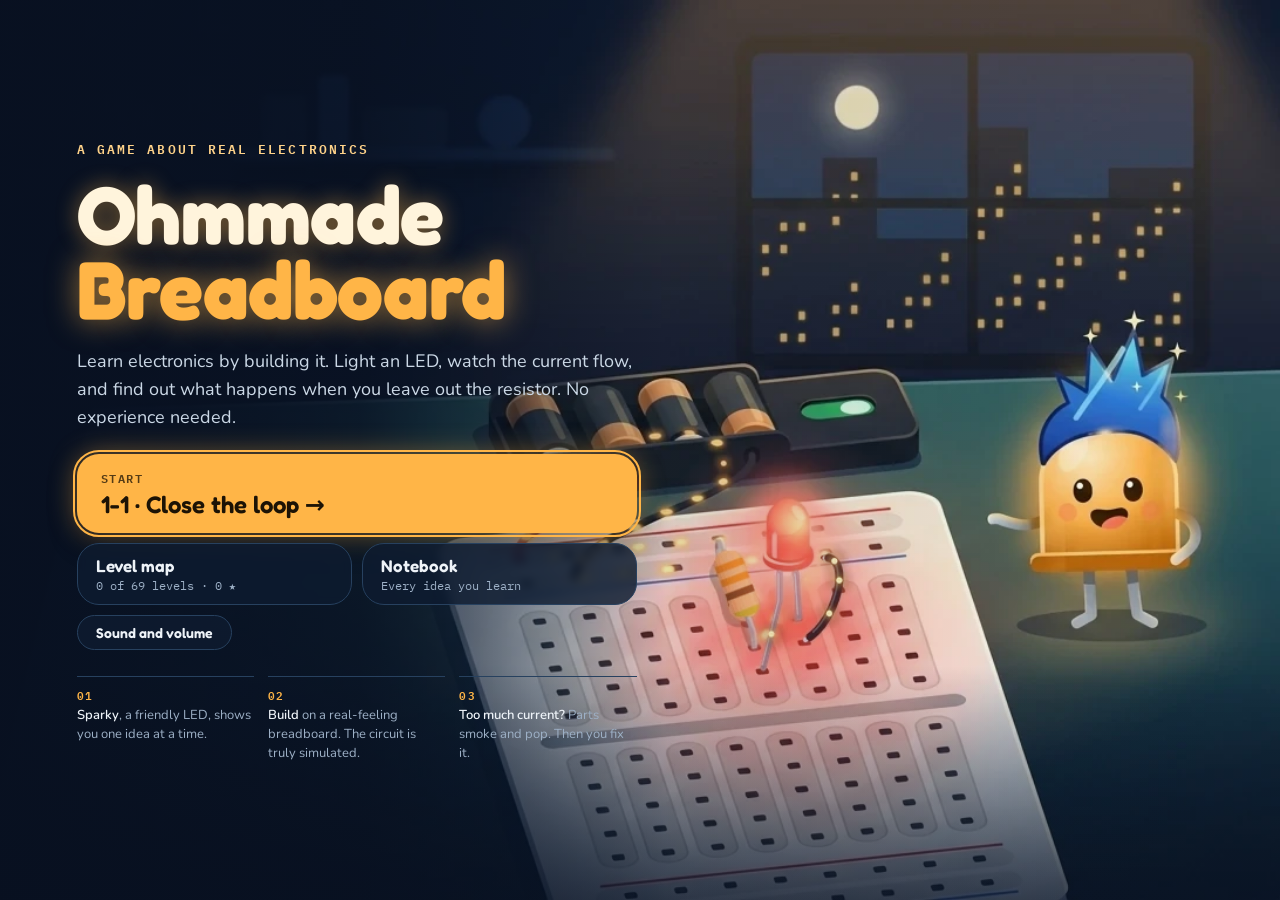
<file: index.html>
<!doctype html>
<html lang="en">
<head>
<meta charset="utf-8">
<meta name="viewport" content="width=device-width, initial-scale=1, viewport-fit=cover">
<title>Breadboard Game · Ohmmade Breadboard</title>
<link rel="stylesheet" href="fonts/fonts.css?v=d6131645">
<link rel="stylesheet" href="game/game.css?v=d7a9be92">
</head>
<body>
<div class="app" id="app">
  <main class="stage" id="stage">
    <h1 class="sr-only">Ohmmade Breadboard</h1>
    <svg id="canvas" role="application" tabindex="0" aria-label="Breadboard. With the keyboard: arrow keys move the cursor from hole to hole, Enter picks up or puts down, Escape cancels. The Keys card in the menu lists all keys."></svg>
    <div class="tooltip" id="tooltip" hidden></div>
    <div class="banner" id="banner" hidden role="alert"></div>
    <div class="toast" id="toast" hidden></div>
    <div class="lv" id="lv" hidden>
      <section class="objective" id="objective" aria-live="polite"></section>
      <aside class="ladder" id="ladder" hidden aria-label="Voltage staircase: each strip's voltage against the − rail, drawn as a height"><p class="ld-title">Voltage staircase</p><svg aria-hidden="true"></svg><p class="ld-note"></p></aside>
      <aside class="ladder capview" id="capview" hidden aria-label="Inside the capacitor: the charge on its two plates, and the current in its legs"><p class="ld-title">Inside the capacitor</p><svg aria-hidden="true"></svg><p class="ld-note"></p></aside>
      <div class="mentor-avatar" id="mentor-avatar" aria-hidden="true"></div>
      <div class="mentor" id="mentor">
        <div class="mentor-body"><p class="mentor-name">Sparky</p><p class="mentor-text" id="mentor-text" aria-hidden="true"></p><p class="sr-only" id="mentor-sr" aria-live="polite"></p><p class="sr-only" id="kb-sr" aria-live="polite"></p><p class="aside" id="mentor-aside" role="status" hidden></p><div class="mentor-act" id="mentor-act"></div></div>
      </div>
      <div class="topctl" role="toolbar" aria-label="Level">
        <button type="button" id="lv-voice" aria-pressed="true" title="Sparky's voice on or off">Voice</button>
        <button type="button" id="lv-zout" title="Zoom out (−)" aria-label="Zoom out">−</button>
        <button type="button" id="lv-zin" title="Zoom in (+)" aria-label="Zoom in">+</button>
        <button type="button" id="lv-fit" title="Show the whole level (F)">Fit</button>
        <button type="button" id="lv-undo" title="Undo (Ctrl+Z)">Undo</button>
        <button type="button" id="lv-notebook" title="Your Notebook: every idea so far">Notebook</button>
        <button type="button" id="lv-pause" title="Menu (Esc)">Menu</button>
      </div>
      <div class="hotbar" id="hotbar" aria-label="Parts tray"><p class="hb-label">Parts tray</p><ul id="hotbar-list"></ul><p class="hb-tip">Drag a part onto the board. To take one off, drag it back here.</p><p class="hb-drop" aria-hidden="true">Drop here to take it off the board</p></div>
      <div class="partcard" id="partcard" hidden></div>
    </div>
    <div class="errbar" id="errbar" hidden role="alert"><strong>Something went wrong.</strong> The game keeps running. Please copy this text and send it to me:<code></code><button type="button" class="btn" onclick="this.parentNode.hidden=true">Close</button></div>
  </main>

  <div class="title-screen" id="title-screen" hidden></div>
  <div class="screen" id="levelmap" hidden></div>
  <div class="screen modal" id="complete" hidden></div>
  <div class="screen modal" id="pause" hidden></div>
  <div class="screen" id="notebook" hidden></div>

  <div class="narrow-note">This game needs a desktop screen (at least 900 px wide).</div>
</div>

<script src="bb-shared.js?v=3d70d588"></script>
<script src="game/linalg.js?v=e6dfb584"></script>
<script src="game/engine.js?v=9cb1ed39"></script>
<script src="game/devices.js?v=683e5672"></script>
<script src="game/damage.js?v=f6678a02"></script>
<script src="game/parts.js?v=c56e5ba1"></script>
<script src="game/arduino.js?v=bce6c8dc"></script>
<script src="game/sim.js?v=5b5951e6"></script>
<script src="game/doc.js?v=0d91864a"></script>
<script src="game/store.js?v=4ce8148f"></script>
<script src="game/concepts.js?v=0c979fe3"></script>
<script src="game/rules.js?v=83aa5da4"></script>
<script src="game/art/manifest.js?v=4aa9e66e"></script>
<script src="game/art.js?v=44ef9f61"></script>
<script src="game/render.js?v=42c8c2bd"></script>
<script src="game/flow.js?v=f4fcbcf1"></script>
<script src="game/sounds.js?v=29224b14" data-music="game/music.js?v=732f9609" async></script>
<script src="game/effects.js?v=468ba0a4"></script>
<script src="game/hud.js?v=8049b77d"></script>
<script src="game/input.js?v=2689df84"></script>
<script src="game/goals.js?v=d900b197"></script>
<script src="game/coach.js?v=ef2f98fc"></script>
<script src="game/levels/ch1.js?v=4ac6268a"></script>
<script src="game/levels/ch2.js?v=bf062ceb"></script>
<script src="game/levels/ch3.js?v=d3ffc3f9"></script>
<script src="game/levels/ch4.js?v=3074d677"></script>
<script src="game/levels/ch5.js?v=f6abceb5"></script>
<script src="game/levels/ch6.js?v=c89f5008"></script>
<script src="game/levels/ch7.js?v=61153577"></script>
<script src="game/levels/ch8.js?v=760c2050"></script>
<script src="game/levels/ch9.js?v=5b36b795"></script>
<script src="game/levels/ch10.js?v=8895b3e9"></script>
<script src="game/levels/ch11.js?v=449c2bdd"></script>
<script src="game/ladder.js?v=8fe9c839"></script>
<script src="game/capview.js?v=e3250f4f"></script>
<script src="game/coachui.js?v=fa5c8774"></script>
<script src="game/notebook-art.js?v=8f28c8de"></script>
<script src="game/levelmap.js?v=4b4f191e"></script>
<script src="game/title-art.js?v=68832f64"></script>
<script src="game/title.js?v=2254926f"></script>
<script src="game/main.js?v=e14c607b"></script>
</body>
</html>
</file>
<file: fonts/fonts.css>
/* Self-hosted Google Fonts (SIL Open Font License 1.1). */
/* latin-ext */
@font-face {
  font-family: 'Chakra Petch';
  font-style: normal;
  font-weight: 500;
  font-display: swap;
  src: url(ChakraPetch-500-latin-ext.woff2) format('woff2');
  unicode-range: U+0100-02BA, U+02BD-02C5, U+02C7-02CC, U+02CE-02D7, U+02DD-02FF, U+0304, U+0308, U+0329, U+1D00-1DBF, U+1E00-1E9F, U+1EF2-1EFF, U+2020, U+20A0-20AB, U+20AD-20C4, U+2113, U+2C60-2C7F, U+A720-A7FF;
}
/* latin */
@font-face {
  font-family: 'Chakra Petch';
  font-style: normal;
  font-weight: 500;
  font-display: swap;
  src: url(ChakraPetch-500-latin.woff2) format('woff2');
  unicode-range: U+0000-00FF, U+0131, U+0152-0153, U+02BB-02BC, U+02C6, U+02DA, U+02DC, U+0304, U+0308, U+0329, U+2000-206F, U+20AC, U+2122, U+2191, U+2193, U+2212, U+2215, U+FEFF, U+FFFD;
}
/* latin-ext */
@font-face {
  font-family: 'Chakra Petch';
  font-style: normal;
  font-weight: 600;
  font-display: swap;
  src: url(ChakraPetch-600-latin-ext.woff2) format('woff2');
  unicode-range: U+0100-02BA, U+02BD-02C5, U+02C7-02CC, U+02CE-02D7, U+02DD-02FF, U+0304, U+0308, U+0329, U+1D00-1DBF, U+1E00-1E9F, U+1EF2-1EFF, U+2020, U+20A0-20AB, U+20AD-20C4, U+2113, U+2C60-2C7F, U+A720-A7FF;
}
/* latin */
@font-face {
  font-family: 'Chakra Petch';
  font-style: normal;
  font-weight: 600;
  font-display: swap;
  src: url(ChakraPetch-600-latin.woff2) format('woff2');
  unicode-range: U+0000-00FF, U+0131, U+0152-0153, U+02BB-02BC, U+02C6, U+02DA, U+02DC, U+0304, U+0308, U+0329, U+2000-206F, U+20AC, U+2122, U+2191, U+2193, U+2212, U+2215, U+FEFF, U+FFFD;
}
/* latin-ext */
@font-face {
  font-family: 'IBM Plex Mono';
  font-style: normal;
  font-weight: 400;
  font-display: swap;
  src: url(IBMPlexMono-400-latin-ext.woff2) format('woff2');
  unicode-range: U+0100-02BA, U+02BD-02C5, U+02C7-02CC, U+02CE-02D7, U+02DD-02FF, U+0304, U+0308, U+0329, U+1D00-1DBF, U+1E00-1E9F, U+1EF2-1EFF, U+2020, U+20A0-20AB, U+20AD-20C4, U+2113, U+2C60-2C7F, U+A720-A7FF;
}
/* latin */
@font-face {
  font-family: 'IBM Plex Mono';
  font-style: normal;
  font-weight: 400;
  font-display: swap;
  src: url(IBMPlexMono-400-latin.woff2) format('woff2');
  unicode-range: U+0000-00FF, U+0131, U+0152-0153, U+02BB-02BC, U+02C6, U+02DA, U+02DC, U+0304, U+0308, U+0329, U+2000-206F, U+20AC, U+2122, U+2191, U+2193, U+2212, U+2215, U+FEFF, U+FFFD;
}
/* latin-ext */
@font-face {
  font-family: 'IBM Plex Mono';
  font-style: normal;
  font-weight: 500;
  font-display: swap;
  src: url(IBMPlexMono-500-latin-ext.woff2) format('woff2');
  unicode-range: U+0100-02BA, U+02BD-02C5, U+02C7-02CC, U+02CE-02D7, U+02DD-02FF, U+0304, U+0308, U+0329, U+1D00-1DBF, U+1E00-1E9F, U+1EF2-1EFF, U+2020, U+20A0-20AB, U+20AD-20C4, U+2113, U+2C60-2C7F, U+A720-A7FF;
}
/* latin */
@font-face {
  font-family: 'IBM Plex Mono';
  font-style: normal;
  font-weight: 500;
  font-display: swap;
  src: url(IBMPlexMono-500-latin.woff2) format('woff2');
  unicode-range: U+0000-00FF, U+0131, U+0152-0153, U+02BB-02BC, U+02C6, U+02DA, U+02DC, U+0304, U+0308, U+0329, U+2000-206F, U+20AC, U+2122, U+2191, U+2193, U+2212, U+2215, U+FEFF, U+FFFD;
}
/* latin-ext */
@font-face {
  font-family: 'IBM Plex Mono';
  font-style: normal;
  font-weight: 600;
  font-display: swap;
  src: url(IBMPlexMono-600-latin-ext.woff2) format('woff2');
  unicode-range: U+0100-02BA, U+02BD-02C5, U+02C7-02CC, U+02CE-02D7, U+02DD-02FF, U+0304, U+0308, U+0329, U+1D00-1DBF, U+1E00-1E9F, U+1EF2-1EFF, U+2020, U+20A0-20AB, U+20AD-20C4, U+2113, U+2C60-2C7F, U+A720-A7FF;
}
/* latin */
@font-face {
  font-family: 'IBM Plex Mono';
  font-style: normal;
  font-weight: 600;
  font-display: swap;
  src: url(IBMPlexMono-600-latin.woff2) format('woff2');
  unicode-range: U+0000-00FF, U+0131, U+0152-0153, U+02BB-02BC, U+02C6, U+02DA, U+02DC, U+0304, U+0308, U+0329, U+2000-206F, U+20AC, U+2122, U+2191, U+2193, U+2212, U+2215, U+FEFF, U+FFFD;
}
/* greek */
@font-face {
  font-family: 'IBM Plex Sans';
  font-style: normal;
  font-weight: 400;
  font-stretch: 100%;
  font-display: swap;
  src: url(IBMPlexSans-400-greek.woff2) format('woff2');
  unicode-range: U+0370-0377, U+037A-037F, U+0384-038A, U+038C, U+038E-03A1, U+03A3-03FF;
}
/* latin-ext */
@font-face {
  font-family: 'IBM Plex Sans';
  font-style: normal;
  font-weight: 400;
  font-stretch: 100%;
  font-display: swap;
  src: url(IBMPlexSans-400-latin-ext.woff2) format('woff2');
  unicode-range: U+0100-02BA, U+02BD-02C5, U+02C7-02CC, U+02CE-02D7, U+02DD-02FF, U+0304, U+0308, U+0329, U+1D00-1DBF, U+1E00-1E9F, U+1EF2-1EFF, U+2020, U+20A0-20AB, U+20AD-20C4, U+2113, U+2C60-2C7F, U+A720-A7FF;
}
/* latin */
@font-face {
  font-family: 'IBM Plex Sans';
  font-style: normal;
  font-weight: 400;
  font-stretch: 100%;
  font-display: swap;
  src: url(IBMPlexSans-400-latin.woff2) format('woff2');
  unicode-range: U+0000-00FF, U+0131, U+0152-0153, U+02BB-02BC, U+02C6, U+02DA, U+02DC, U+0304, U+0308, U+0329, U+2000-206F, U+20AC, U+2122, U+2191, U+2193, U+2212, U+2215, U+FEFF, U+FFFD;
}
/* greek */
@font-face {
  font-family: 'IBM Plex Sans';
  font-style: normal;
  font-weight: 600;
  font-stretch: 100%;
  font-display: swap;
  src: url(IBMPlexSans-600-greek.woff2) format('woff2');
  unicode-range: U+0370-0377, U+037A-037F, U+0384-038A, U+038C, U+038E-03A1, U+03A3-03FF;
}
/* latin-ext */
@font-face {
  font-family: 'IBM Plex Sans';
  font-style: normal;
  font-weight: 600;
  font-stretch: 100%;
  font-display: swap;
  src: url(IBMPlexSans-600-latin-ext.woff2) format('woff2');
  unicode-range: U+0100-02BA, U+02BD-02C5, U+02C7-02CC, U+02CE-02D7, U+02DD-02FF, U+0304, U+0308, U+0329, U+1D00-1DBF, U+1E00-1E9F, U+1EF2-1EFF, U+2020, U+20A0-20AB, U+20AD-20C4, U+2113, U+2C60-2C7F, U+A720-A7FF;
}
/* latin */
@font-face {
  font-family: 'IBM Plex Sans';
  font-style: normal;
  font-weight: 600;
  font-stretch: 100%;
  font-display: swap;
  src: url(IBMPlexSans-600-latin.woff2) format('woff2');
  unicode-range: U+0000-00FF, U+0131, U+0152-0153, U+02BB-02BC, U+02C6, U+02DA, U+02DC, U+0304, U+0308, U+0329, U+2000-206F, U+20AC, U+2122, U+2191, U+2193, U+2212, U+2215, U+FEFF, U+FFFD;
}

/* Art style 1 (2026-10-14): Fredoka (titles, buttons), Nunito (text); the Notebook's handwriting: Caveat, Patrick Hand. */
/* latin-ext */
@font-face {
  font-family: 'Caveat';
  font-style: normal;
  font-weight: 600;
  font-display: swap;
  src: url(Caveat-600-latin-ext.woff2) format('woff2');
  unicode-range: U+0100-02BA, U+02BD-02C5, U+02C7-02CC, U+02CE-02D7, U+02DD-02FF, U+0304, U+0308, U+0329, U+1D00-1DBF, U+1E00-1E9F, U+1EF2-1EFF, U+2020, U+20A0-20AB, U+20AD-20C4, U+2113, U+2C60-2C7F, U+A720-A7FF;
}
/* latin */
@font-face {
  font-family: 'Caveat';
  font-style: normal;
  font-weight: 600;
  font-display: swap;
  src: url(Caveat-600-latin.woff2) format('woff2');
  unicode-range: U+0000-00FF, U+0131, U+0152-0153, U+02BB-02BC, U+02C6, U+02DA, U+02DC, U+0304, U+0308, U+0329, U+2000-206F, U+20AC, U+2122, U+2191, U+2193, U+2212, U+2215, U+FEFF, U+FFFD;
}
/* latin-ext */
@font-face {
  font-family: 'Caveat';
  font-style: normal;
  font-weight: 700;
  font-display: swap;
  src: url(Caveat-600-latin-ext.woff2) format('woff2');
  unicode-range: U+0100-02BA, U+02BD-02C5, U+02C7-02CC, U+02CE-02D7, U+02DD-02FF, U+0304, U+0308, U+0329, U+1D00-1DBF, U+1E00-1E9F, U+1EF2-1EFF, U+2020, U+20A0-20AB, U+20AD-20C4, U+2113, U+2C60-2C7F, U+A720-A7FF;
}
/* latin */
@font-face {
  font-family: 'Caveat';
  font-style: normal;
  font-weight: 700;
  font-display: swap;
  src: url(Caveat-600-latin.woff2) format('woff2');
  unicode-range: U+0000-00FF, U+0131, U+0152-0153, U+02BB-02BC, U+02C6, U+02DA, U+02DC, U+0304, U+0308, U+0329, U+2000-206F, U+20AC, U+2122, U+2191, U+2193, U+2212, U+2215, U+FEFF, U+FFFD;
}
/* latin-ext */
@font-face {
  font-family: 'Fredoka';
  font-style: normal;
  font-weight: 500;
  font-stretch: 100%;
  font-display: swap;
  src: url(Fredoka-500-latin-ext.woff2) format('woff2');
  unicode-range: U+0100-02BA, U+02BD-02C5, U+02C7-02CC, U+02CE-02D7, U+02DD-02FF, U+0304, U+0308, U+0329, U+1D00-1DBF, U+1E00-1E9F, U+1EF2-1EFF, U+2020, U+20A0-20AB, U+20AD-20C4, U+2113, U+2C60-2C7F, U+A720-A7FF;
}
/* latin */
@font-face {
  font-family: 'Fredoka';
  font-style: normal;
  font-weight: 500;
  font-stretch: 100%;
  font-display: swap;
  src: url(Fredoka-500-latin.woff2) format('woff2');
  unicode-range: U+0000-00FF, U+0131, U+0152-0153, U+02BB-02BC, U+02C6, U+02DA, U+02DC, U+0304, U+0308, U+0329, U+2000-206F, U+20AC, U+2122, U+2191, U+2193, U+2212, U+2215, U+FEFF, U+FFFD;
}
/* latin-ext */
@font-face {
  font-family: 'Fredoka';
  font-style: normal;
  font-weight: 600;
  font-stretch: 100%;
  font-display: swap;
  src: url(Fredoka-500-latin-ext.woff2) format('woff2');
  unicode-range: U+0100-02BA, U+02BD-02C5, U+02C7-02CC, U+02CE-02D7, U+02DD-02FF, U+0304, U+0308, U+0329, U+1D00-1DBF, U+1E00-1E9F, U+1EF2-1EFF, U+2020, U+20A0-20AB, U+20AD-20C4, U+2113, U+2C60-2C7F, U+A720-A7FF;
}
/* latin */
@font-face {
  font-family: 'Fredoka';
  font-style: normal;
  font-weight: 600;
  font-stretch: 100%;
  font-display: swap;
  src: url(Fredoka-500-latin.woff2) format('woff2');
  unicode-range: U+0000-00FF, U+0131, U+0152-0153, U+02BB-02BC, U+02C6, U+02DA, U+02DC, U+0304, U+0308, U+0329, U+2000-206F, U+20AC, U+2122, U+2191, U+2193, U+2212, U+2215, U+FEFF, U+FFFD;
}
/* latin-ext */
@font-face {
  font-family: 'Fredoka';
  font-style: normal;
  font-weight: 700;
  font-stretch: 100%;
  font-display: swap;
  src: url(Fredoka-500-latin-ext.woff2) format('woff2');
  unicode-range: U+0100-02BA, U+02BD-02C5, U+02C7-02CC, U+02CE-02D7, U+02DD-02FF, U+0304, U+0308, U+0329, U+1D00-1DBF, U+1E00-1E9F, U+1EF2-1EFF, U+2020, U+20A0-20AB, U+20AD-20C4, U+2113, U+2C60-2C7F, U+A720-A7FF;
}
/* latin */
@font-face {
  font-family: 'Fredoka';
  font-style: normal;
  font-weight: 700;
  font-stretch: 100%;
  font-display: swap;
  src: url(Fredoka-500-latin.woff2) format('woff2');
  unicode-range: U+0000-00FF, U+0131, U+0152-0153, U+02BB-02BC, U+02C6, U+02DA, U+02DC, U+0304, U+0308, U+0329, U+2000-206F, U+20AC, U+2122, U+2191, U+2193, U+2212, U+2215, U+FEFF, U+FFFD;
}
/* latin-ext */
@font-face {
  font-family: 'Nunito';
  font-style: normal;
  font-weight: 400;
  font-display: swap;
  src: url(Nunito-400-latin-ext.woff2) format('woff2');
  unicode-range: U+0100-02BA, U+02BD-02C5, U+02C7-02CC, U+02CE-02D7, U+02DD-02FF, U+0304, U+0308, U+0329, U+1D00-1DBF, U+1E00-1E9F, U+1EF2-1EFF, U+2020, U+20A0-20AB, U+20AD-20C4, U+2113, U+2C60-2C7F, U+A720-A7FF;
}
/* latin */
@font-face {
  font-family: 'Nunito';
  font-style: normal;
  font-weight: 400;
  font-display: swap;
  src: url(Nunito-400-latin.woff2) format('woff2');
  unicode-range: U+0000-00FF, U+0131, U+0152-0153, U+02BB-02BC, U+02C6, U+02DA, U+02DC, U+0304, U+0308, U+0329, U+2000-206F, U+20AC, U+2122, U+2191, U+2193, U+2212, U+2215, U+FEFF, U+FFFD;
}
/* latin-ext */
@font-face {
  font-family: 'Nunito';
  font-style: normal;
  font-weight: 600;
  font-display: swap;
  src: url(Nunito-400-latin-ext.woff2) format('woff2');
  unicode-range: U+0100-02BA, U+02BD-02C5, U+02C7-02CC, U+02CE-02D7, U+02DD-02FF, U+0304, U+0308, U+0329, U+1D00-1DBF, U+1E00-1E9F, U+1EF2-1EFF, U+2020, U+20A0-20AB, U+20AD-20C4, U+2113, U+2C60-2C7F, U+A720-A7FF;
}
/* latin */
@font-face {
  font-family: 'Nunito';
  font-style: normal;
  font-weight: 600;
  font-display: swap;
  src: url(Nunito-400-latin.woff2) format('woff2');
  unicode-range: U+0000-00FF, U+0131, U+0152-0153, U+02BB-02BC, U+02C6, U+02DA, U+02DC, U+0304, U+0308, U+0329, U+2000-206F, U+20AC, U+2122, U+2191, U+2193, U+2212, U+2215, U+FEFF, U+FFFD;
}
/* latin-ext */
@font-face {
  font-family: 'Nunito';
  font-style: normal;
  font-weight: 700;
  font-display: swap;
  src: url(Nunito-400-latin-ext.woff2) format('woff2');
  unicode-range: U+0100-02BA, U+02BD-02C5, U+02C7-02CC, U+02CE-02D7, U+02DD-02FF, U+0304, U+0308, U+0329, U+1D00-1DBF, U+1E00-1E9F, U+1EF2-1EFF, U+2020, U+20A0-20AB, U+20AD-20C4, U+2113, U+2C60-2C7F, U+A720-A7FF;
}
/* latin */
@font-face {
  font-family: 'Nunito';
  font-style: normal;
  font-weight: 700;
  font-display: swap;
  src: url(Nunito-400-latin.woff2) format('woff2');
  unicode-range: U+0000-00FF, U+0131, U+0152-0153, U+02BB-02BC, U+02C6, U+02DA, U+02DC, U+0304, U+0308, U+0329, U+2000-206F, U+20AC, U+2122, U+2191, U+2193, U+2212, U+2215, U+FEFF, U+FFFD;
}
/* latin-ext */
@font-face {
  font-family: 'Nunito';
  font-style: normal;
  font-weight: 800;
  font-display: swap;
  src: url(Nunito-400-latin-ext.woff2) format('woff2');
  unicode-range: U+0100-02BA, U+02BD-02C5, U+02C7-02CC, U+02CE-02D7, U+02DD-02FF, U+0304, U+0308, U+0329, U+1D00-1DBF, U+1E00-1E9F, U+1EF2-1EFF, U+2020, U+20A0-20AB, U+20AD-20C4, U+2113, U+2C60-2C7F, U+A720-A7FF;
}
/* latin */
@font-face {
  font-family: 'Nunito';
  font-style: normal;
  font-weight: 800;
  font-display: swap;
  src: url(Nunito-400-latin.woff2) format('woff2');
  unicode-range: U+0000-00FF, U+0131, U+0152-0153, U+02BB-02BC, U+02C6, U+02DA, U+02DC, U+0304, U+0308, U+0329, U+2000-206F, U+20AC, U+2122, U+2191, U+2193, U+2212, U+2215, U+FEFF, U+FFFD;
}
/* latin-ext */
@font-face {
  font-family: 'Patrick Hand';
  font-style: normal;
  font-weight: 400;
  font-display: swap;
  src: url(PatrickHand-400-latin-ext.woff2) format('woff2');
  unicode-range: U+0100-02BA, U+02BD-02C5, U+02C7-02CC, U+02CE-02D7, U+02DD-02FF, U+0304, U+0308, U+0329, U+1D00-1DBF, U+1E00-1E9F, U+1EF2-1EFF, U+2020, U+20A0-20AB, U+20AD-20C4, U+2113, U+2C60-2C7F, U+A720-A7FF;
}
/* latin */
@font-face {
  font-family: 'Patrick Hand';
  font-style: normal;
  font-weight: 400;
  font-display: swap;
  src: url(PatrickHand-400-latin.woff2) format('woff2');
  unicode-range: U+0000-00FF, U+0131, U+0152-0153, U+02BB-02BC, U+02C6, U+02DA, U+02DC, U+0304, U+0308, U+0329, U+2000-206F, U+20AC, U+2122, U+2191, U+2193, U+2212, U+2215, U+FEFF, U+FFFD;
}
</file>
<file: game/game.css>
/* Layout: full-viewport workbench app. Top bar; parts drawer left; SVG stage centre; instrument HUD right.
   One deliberate dark look whatever the viewer's theme: art style 1, the glowing flat cartoon (a night-blue bench where
   everything electric glows). The Notebook is the exception: an inventor's notebook on graph paper (style 2). */
:root {
  --mat: #13283f;          /* the bench: night blue (art style 1) */
  --mat-deep: #070f1a;
  --lamp: #ffd38a;         /* warm light */
  --panel: #12213a;        /* night-blue glass */
  --panel-2: #192b47;
  --glass: rgba(14, 27, 48, .9);
  --line: #27415f;
  --ink: #eef3f8;
  --muted: #9db0c6;
  --paper: #fbf6e8;        /* the Notebook (style 2) */
  --pen: #2b2a26;
  --grid: rgba(70, 120, 160, .16);
  --amber: #ffb547;        /* accent = current */
  --mark: #ff3dc8;         /* what Sparky points at: a colour nothing else on the bench uses (the current is amber) */
  --volt: #b49bff;
  --amp: #ffb547;
  --ohm: #4fd1e0;
  --pos: #ff6b6b;
  --gnd: #63a8ff;
  --ok: #6fdc8c;
  --warn: #ff8f6b;
  --lcd-bg: #0b120f;
  --lcd-fg: #bff7d9;
  --lcd-dim: #5f8070;
  --board: #ece7dc;
  --board-edge: #c9c1b0;
  --font-display: "Fredoka", "Nunito", system-ui, sans-serif;
  --font-body: "Nunito", system-ui, -apple-system, "Segoe UI", sans-serif;
  --font-hand: "Caveat", "Patrick Hand", cursive;
  --font-hand-body: "Patrick Hand", "Caveat", cursive;
  --font-data: "IBM Plex Mono", ui-monospace, Menlo, monospace;
  color-scheme: dark;
}
* { box-sizing: border-box; }
[hidden] { display: none !important; }
html, body { height: 100%; margin: 0; }
body { background: var(--mat-deep); color: var(--ink); font: 400 14px/1.45 var(--font-body); overflow: hidden; }
a { color: var(--amber); }
button { font: inherit; color: inherit; }
:focus-visible { outline: 2px solid var(--amber); outline-offset: 2px; }
.mono { font-family: var(--font-data); }
kbd { font: 500 12px var(--font-data); background: var(--panel-2); border: 1px solid var(--line); border-radius: 4px; padding: 0 4px; }

.app { display: grid; height: 100%; grid-template: "stage" 1fr / minmax(0, 1fr); }

/* stage */
.stage { grid-area: stage; position: relative; overflow: hidden; background:
  radial-gradient(1200px 800px at 18% 8%, rgba(255, 207, 138, .16), transparent 60%),
  radial-gradient(ellipse at center, var(--mat) 0%, var(--mat-deep) 100%); }
#canvas { width: 100%; height: 100%; display: block; touch-action: none; user-select: none; }
#canvas.panning { cursor: grabbing; }
.tooltip { position: absolute; pointer-events: none; background: rgba(13, 17, 20, .94); border: 1px solid var(--line); border-radius: 8px; padding: 6px 9px; font: 12.5px/1.4 var(--font-data); white-space: pre-line; z-index: 5; max-width: 340px; }
.banner { position: absolute; top: 12px; left: 50%; transform: translateX(-50%); background: #5a1712; color: #ffd9d0; border: 1px solid #ff8f6b; border-radius: 8px; padding: 8px 14px; font: 600 14px var(--font-display); letter-spacing: .04em; z-index: 6; }
.toast { position: absolute; top: 14px; left: 50%; transform: translateX(-50%); background: rgba(13, 17, 20, .95); border: 1px solid var(--warn); border-radius: 10px; padding: 10px 14px; max-width: 560px; z-index: 6; }

.btn { background: var(--panel-2); border: 1px solid var(--line); border-radius: 999px; padding: 6px 14px; cursor: pointer; font-family: var(--font-display); font-weight: 500; }
.btn:hover { border-color: var(--amber); }
.btn.primary { background: var(--amber); color: #1c1305; border-color: var(--amber); font-weight: 600; box-shadow: 0 0 16px rgba(255, 181, 71, .35); }

/* SVG parts and board */
.hole { fill: #3a3d3f; }
.strip-hi { fill: rgba(255, 255, 255, .45); stroke: #1b2733; stroke-width: 2; }      /* not amber: amber is the current */
.ghost-ok { opacity: .75; }
.ghost-bad { opacity: .6; }
.ghost-bad .leg-tip { fill: #ff5a5a; }
.ghost-free { opacity: .8; }
.drag-float { position: fixed; z-index: 50; pointer-events: none; width: 88px; height: 56px; filter: drop-shadow(0 6px 10px rgba(0, 0, 0, .5)); }
.drag-float svg { width: 100%; height: 100%; display: block; }
.leg-tip { fill: #6fdc8c; }
.handle { fill: rgba(255, 181, 71, .9); stroke: #1c1305; stroke-width: 1.5; cursor: grab; }
.selected .sel-ring { stroke: #eef3f8; stroke-width: 2.2; stroke-dasharray: 5 4; fill: none; filter: drop-shadow(0 0 1.5px rgba(4, 10, 20, .9)); }   /* not amber: amber is the current */
.part { cursor: grab; }
.ctl { cursor: pointer; }
.ctl.locked { opacity: .25; cursor: not-allowed; }
.ctl.knob { cursor: grab; }
body.knob-inside, body.knob-inside .ctl.knob { cursor: grabbing; }
body.knob-inside #partcard, body.knob-inside #tooltip { visibility: hidden; }

/* current flow */
.flow { fill: none; stroke: #ffc35c; stroke-width: 4.6; stroke-linecap: round; filter: drop-shadow(0 0 2px rgba(255, 181, 71, .9)); }
.flow.hot { stroke: #ff6a3a; }

.errbar { position: absolute; left: 12px; right: 12px; bottom: 12px; z-index: 9; background: #2a1414; border: 1px solid #ff8f6b; border-radius: 8px; padding: 8px 12px; font-size: 13px; display: grid; gap: 6px; }
.errbar code { font: 12px var(--font-data); white-space: pre-wrap; user-select: all; color: #ffd0c4; }
.errbar .btn { justify-self: start; }
/* start screen */
.title-screen { position: fixed; inset: 0; z-index: 30; overflow-y: auto; display: grid; align-items: center; padding: 40px clamp(24px, 6vw, 96px);
  background:
    linear-gradient(90deg, rgba(8, 16, 32, .94) 0%, rgba(8, 16, 32, .78) 30%, rgba(8, 16, 32, .15) 56%, transparent 100%),
    linear-gradient(0deg, rgba(8, 16, 32, .8) 0%, transparent 30%),
    var(--mat-deep); }
.title-screen::before { content: ""; position: fixed; inset: 0; z-index: 1; pointer-events: none;
  background: linear-gradient(90deg, rgba(8, 16, 32, .95) 0%, rgba(8, 16, 32, .8) 28%, rgba(8, 16, 32, .1) 52%, transparent 100%), linear-gradient(0deg, rgba(8, 16, 32, .7) 0%, transparent 26%); }
.ts-scene { position: fixed; inset: 0; width: 100%; height: 100%; z-index: 0; }
.ts-inner { position: relative; z-index: 2; max-width: 560px; display: grid; gap: 22px; animation: ts-rise .5s ease-out both; }
@keyframes ts-rise { from { opacity: 0; transform: translateY(10px); } }
.ts-brand { margin: 0; font: 600 13px var(--font-data); letter-spacing: .16em; text-transform: uppercase; color: var(--lamp); text-decoration: none; }
.ts-brand:hover { text-decoration: underline; }
.title-screen h1 { font: 700 clamp(48px, 6.4vw, 84px)/.92 var(--font-display); letter-spacing: -.005em; margin: -6px 0 0; color: #fff4dc; text-shadow: 0 0 22px rgba(255, 181, 71, .45); }
.title-screen h1 span { display: block; color: var(--amber); text-shadow: 0 0 30px rgba(255, 181, 71, .6); }
.ts-lede { font-size: 18px; line-height: 1.55; color: #cbd8e6; margin: 0; max-width: 32em; }
.ts-actions { display: grid; gap: 10px; }
.ts-go, .ts-alt { display: grid; gap: 2px; text-align: left; cursor: pointer; border-radius: 22px; transition: transform .12s, border-color .12s, background .12s; }
.ts-go { background: var(--amber); color: #1c1305; border: 0; padding: 14px 24px; box-shadow: 0 0 28px rgba(255, 181, 71, .45), 0 10px 30px rgba(0, 0, 0, .3); }
.ts-go:hover { transform: translateY(-1px); background: #ffc266; }
.ts-go .ts-k { font: 600 12px var(--font-data); letter-spacing: .12em; text-transform: uppercase; opacity: .75; }
.ts-go .ts-m { font: 600 24px var(--font-display); }
.ts-go .ts-m::after { content: " →"; }
.ts-more { display: grid; grid-template-columns: repeat(2, minmax(0, 1fr)); gap: 10px; }
.ts-alt { background: rgba(14, 27, 48, .82); border: 1px solid var(--line); padding: 11px 18px; backdrop-filter: blur(4px); }
.ts-alt:hover { border-color: var(--amber); transform: translateY(-1px); }
.ts-alt .ts-k { font: 600 17px var(--font-display); }
.ts-alt .ts-s { font: 12px var(--font-data); color: var(--muted); }
.ts-sparky { width: 100%; height: 100%; filter: drop-shadow(0 14px 18px rgba(0, 0, 0, .55)); }
.ts-sparky svg { width: 100%; height: 100%; display: block; overflow: visible; }
.ts-sparky .sp-body { transform-box: fill-box; transform-origin: 50% 100%; animation: sp-bob 3.2s ease-in-out infinite; }
.ts-sparky .sp-glow { transform-box: fill-box; transform-origin: center; animation: sp-glow 2.6s ease-in-out infinite; }
.ts-sparky .sp-glow-bad, .ts-sparky .sp-eyes, .ts-sparky .sp-mouth, .ts-sparky .sp-frown { opacity: 0; }
.ts-sparky .sp-zap { transform-box: fill-box; transform-origin: center; opacity: 0; animation: sp-zap 2.6s ease-in-out infinite; }
.ts-sparky .sp-zap.z2 { animation-delay: .9s; } .ts-sparky .sp-zap.z3 { animation-delay: 1.7s; }
.ts-ledpulse { transform-box: fill-box; transform-origin: center; animation: ts-pulse 2.8s ease-in-out infinite; mix-blend-mode: screen; }
@keyframes ts-pulse { 50% { opacity: .55; transform: scale(.92); } }
.ts-spark { animation: ts-twinkle 3s ease-in-out infinite; opacity: 0; }
@keyframes ts-twinkle { 50% { opacity: .9; } }
@media (prefers-reduced-motion: reduce) { .ts-ledpulse { animation: none; } .ts-spark { animation: none; opacity: .5; } }
.ts-how { list-style: none; counter-reset: how; padding: 0; margin: 4px 0 0; display: grid; grid-template-columns: repeat(3, 1fr); gap: 14px; }
.ts-how li { counter-increment: how; font-size: 13px; color: var(--muted); border-top: 1px solid var(--line); padding-top: 8px; }
.ts-how li::before { content: counter(how, decimal-leading-zero); display: block; font: 600 11px var(--font-data); color: var(--amber); letter-spacing: .1em; margin-bottom: 2px; }
.ts-how b { color: var(--ink); font-weight: 600; }
.ts-foot { margin: 0; font-size: 13px; color: var(--muted); }
.ts-foot a { color: var(--muted); }
.ts-foot a:hover { color: var(--amber); }
.ts-narrow { display: none; margin: 0; font-size: 16px; }
.ts-alt .ts-s b { color: var(--amber); font-weight: 600; }
.ts-saves { display: flex; flex-wrap: wrap; gap: 10px; }
.ts-saves .btn { padding: 8px 18px; border-radius: 999px; font: 600 14px var(--font-display); background: rgba(14, 27, 48, .82); border: 1px solid var(--line); color: var(--ink); cursor: pointer; }
.ts-saves .btn:hover { border-color: var(--amber); }
.ts-confirm .btn { padding: 8px 18px; border-radius: 999px; font: 600 14px var(--font-display); }
.ts-confirm { display: grid; gap: 10px; padding: 12px 16px; border: 1px solid var(--warn); border-radius: 16px; background: rgba(14, 27, 48, .92); font-size: 14px; line-height: 1.5; color: #cbd8e6; }
.ts-confirm p { margin: 0; }
.ts-confirm b { color: var(--ink); }
/* ===== level mode: the bench fills the screen; cards and bars float over it ===== */
.lv { position: absolute; inset: 0; z-index: 7; pointer-events: none; }
.lv > * { pointer-events: auto; }
.glass { background: var(--glass); border: 1px solid rgba(255, 255, 255, .08); box-shadow: 0 12px 34px rgba(0, 0, 0, .45); backdrop-filter: blur(6px); }

.objective { position: absolute; top: 14px; left: 14px; width: 310px; padding: 12px 16px 12px; border-radius: 20px;
  background: var(--glass); border: 1px solid rgba(255, 255, 255, .08); box-shadow: 0 12px 34px rgba(0, 0, 0, .45); backdrop-filter: blur(6px); }
.ob-level { margin: 0; font: 600 11px var(--font-data); letter-spacing: .14em; text-transform: uppercase; color: var(--amber); }
.objective h2 { margin: 2px 0 8px; font: 600 23px/1.12 var(--font-display); }
/* the voltage staircase (ladder.js): under the objective card */
.ladder { position: absolute; left: 14px; padding: 10px 10px 8px; border-radius: 20px; background: var(--glass); border: 1px solid rgba(255, 255, 255, .08);
  box-shadow: 0 12px 34px rgba(0, 0, 0, .45); backdrop-filter: blur(6px); }
.ladder[hidden] { display: none; }
.ladder svg { display: block; width: 100%; overflow: visible; }
.ld-title { margin: 0 0 4px 4px; font: 600 15px var(--font-display); color: var(--volt); }
.ld-note { margin: 4px 4px 0; font-size: 12px; color: var(--muted); min-height: 1em; }
.ladder text { font-family: var(--font-display); text-anchor: middle; }
.ld-grid { stroke: rgba(180, 155, 255, .12); stroke-width: 1; }
.ld-axis { stroke: rgba(180, 155, 255, .45); stroke-width: 1.2; }
.ld-scale { fill: var(--muted); font-size: 11px; text-anchor: end !important; }
.ld-part { fill: #e9d9b8; font-size: 11.5px; font-weight: 600; }
.ld-node { fill: var(--ink); font-size: 11.5px; font-weight: 600; }
.ld-node.rail { fill: var(--muted); }
.ld-line { fill: none; stroke: var(--volt); stroke-width: 3; stroke-linejoin: round; stroke-linecap: round; }
.ld-ghost { fill: none; stroke: rgba(180, 155, 255, .5); stroke-width: 2; stroke-dasharray: 4 4; }
.ld-landing { stroke: var(--volt); stroke-width: 6; stroke-linecap: round; }
.ld-landing.pos { stroke: var(--pos); }
.ld-landing.neg { stroke: var(--gnd); }
.ld-landing.live { stroke: #fff; }
.ld-v { fill: #fff; font-size: 13px; font-weight: 600; }
.ld-drop { fill: var(--volt); font-size: 11px; text-anchor: start !important; }
.ld-unknown { stroke: rgba(180, 155, 255, .35); stroke-width: 1.5; stroke-dasharray: 3 4; }
.ld-q { fill: var(--panel-2); stroke: var(--volt); stroke-width: 1.5; }
.ld-qt { fill: var(--volt); font-size: 14px; font-weight: 700; }
.ld-empty { fill: var(--muted); font-size: 12px; }
/* inside the capacitor (capview.js): same panel, same place */
.cv-gap { fill: rgba(201, 214, 246, .10); stroke: rgba(201, 214, 246, .35); stroke-width: 1; stroke-dasharray: 2 3; }
.cv-plate { fill: #c7ccd1; stroke: #6f7b87; stroke-width: 1; }
.cv-wire { fill: none; stroke: #c7ccd1; stroke-width: 3; stroke-linejoin: round; }
.cv-flow { fill: none; stroke: #ffb547; stroke-width: 6; stroke-linecap: round; stroke-linejoin: round; stroke-dasharray: 0 14;
  animation: cv-run 1.1s linear infinite; filter: drop-shadow(0 0 3px rgba(255, 181, 71, .8)); }
.cv-flow.fast { animation-duration: .5s; }
@keyframes cv-run { to { stroke-dashoffset: -14; } }
@media (prefers-reduced-motion: reduce) { .cv-flow { animation: none; } }
.cv-label { fill: #e9d9b8; font-size: 12px; font-weight: 600; }
.cv-small { fill: var(--muted); font-size: 11px; }
.cv-leg { font-size: 12px; font-weight: 600; }
.cv-leg.pos { fill: var(--pos); text-anchor: start !important; } .cv-leg.neg { fill: var(--gnd); text-anchor: end !important; }
.cv-q { stroke: #0b1626; stroke-width: 1.2; }
.cv-q.pos { fill: var(--pos); } .cv-q.neg { fill: var(--gnd); }
.cv-qt { fill: #fff; font-size: 12px; font-weight: 700; }
.ob-goals, .ob-bonus { list-style: none; padding: 0; margin: 0; display: grid; gap: 4px; }
.ob-goals li { display: flex; gap: 8px; font-weight: 600; }
.ob-goals li span { color: var(--muted); width: 1em; }
.ob-goals li.done span { color: var(--ok); }
.ob-bonus { margin-top: 8px; padding-top: 8px; border-top: 1px solid rgba(255, 255, 255, .08); }
.ob-bonus li { display: flex; gap: 8px; color: var(--muted); font-size: 13px; }
.ob-bonus li span { color: #8b7a55; width: 1em; }
.ob-bonus li.got { color: var(--ink); } .ob-bonus li.got span { color: var(--amber); }

.topctl { position: absolute; top: 14px; right: 14px; display: flex; gap: 6px; }
.topctl button { background: var(--glass); border: 1px solid rgba(255, 255, 255, .12); border-radius: 999px; padding: 7px 16px; cursor: pointer; font: 600 14px var(--font-display); }
.topctl button:hover { border-color: var(--amber); }
.topctl button[aria-pressed="true"] { background: #c4ccd3; color: #14191d; border-color: #c4ccd3; }

/* Sparky stands on the bench at the lower left; his lines are in a speech bubble beside him */
.mentor { --spark-w: clamp(130px, min(16.5vw, 30vh), 240px);
  position: absolute; left: calc(var(--spark-w) + 22px); bottom: 18px; width: min(620px, calc(100% - var(--spark-w) - 640px)); min-width: 380px;
  padding: 16px 22px 16px; border-radius: 26px; background: #fdf8ee; color: #1d2433; border: 2px solid #ffd38a; box-shadow: 0 0 26px rgba(255, 181, 71, .18), 0 16px 40px rgba(0, 0, 0, .5); }
.mentor::before { content: ""; position: absolute; left: -17px; bottom: 92px; border: 11px solid transparent; border-right: 17px solid #ffd38a; border-left: 0; }
.mentor::after { content: ""; position: absolute; left: -13px; bottom: 94px; border: 9px solid transparent; border-right: 14px solid #fdf8ee; border-left: 0; }
/* Sparky: bigger than the bar, so it sits up out of it; bobs, blinks, glows, talks and reacts */
.mentor-avatar { position: absolute; left: 12px; bottom: 10px; width: clamp(130px, min(16.5vw, 30vh), 240px); aspect-ratio: 120 / 160; pointer-events: none; filter: drop-shadow(0 14px 18px rgba(0, 0, 0, .55)); }
.mentor-avatar svg { width: 100%; height: 100%; display: block; overflow: visible; }
.mentor-avatar .sp-body { transform-box: fill-box; transform-origin: 50% 100%; animation: sp-bob 3.2s ease-in-out infinite; }
.mentor-avatar .sp-glow { transform-box: fill-box; transform-origin: center; animation: sp-glow 2.6s ease-in-out infinite; }
.mentor-avatar .sp-glow-bad { opacity: 0; transition: opacity .3s; }
.mentor-avatar .sp-eyes { transform-box: fill-box; transform-origin: center; animation: sp-blink 4.8s infinite; }
.mentor-avatar .sp-eyes-happy, .mentor-avatar .sp-mouth, .mentor-avatar .sp-frown { opacity: 0; }
.mentor-avatar .sp-mouth { transform-box: fill-box; transform-origin: center; }
@keyframes sp-bob { 50% { transform: translateY(-5px) rotate(-1.5deg); } }
@keyframes sp-glow { 50% { opacity: .65; transform: scale(.94); } }
@keyframes sp-blink { 0%, 93%, 100% { transform: scaleY(1); } 95% { transform: scaleY(.1); } }
@keyframes sp-jump { 0%, 100% { transform: translateY(0) scale(1, 1); } 20% { transform: translateY(2px) scale(1.06, .92); } 50% { transform: translateY(-18px) scale(.96, 1.05); } 80% { transform: translateY(0) scale(1.04, .95); } }
@keyframes sp-shake { 0%, 100% { transform: translateX(0); } 20% { transform: translateX(-4px) rotate(-3deg); } 40% { transform: translateX(4px) rotate(3deg); } 60% { transform: translateX(-3px) rotate(-2deg); } 80% { transform: translateX(2px); } }
.mentor-avatar.talk .sp-smile { opacity: 0; }
.mentor-avatar .sp-mouth { transform: scaleY(.2); transition: transform 50ms ease-out; }
/* walking: legs step, body bounces and leans the way he goes; the arm points once he arrives */
.mentor-avatar.walking .sp-body { animation: sp-walk .32s ease-in-out infinite; }
@keyframes sp-walk { 50% { transform: translateY(-8px) rotate(var(--lean, 5deg)); } }
.mentor-avatar .sp-legs path { transform-box: fill-box; transform-origin: 50% 0; }
.mentor-avatar.walking .sp-legs path:first-child { animation: sp-step .32s ease-in-out infinite alternate; }
.mentor-avatar.walking .sp-legs path:last-child { animation: sp-step .32s ease-in-out infinite alternate-reverse; }
@keyframes sp-step { from { transform: rotate(-18deg); } to { transform: rotate(18deg); } }
.mentor-avatar .sp-arm { opacity: 0; transition: opacity .2s; }
/* the hair: little sparks twinkle at the tips of the quiff */
.mentor-avatar .sp-zap { transform-box: fill-box; transform-origin: center; opacity: 0; animation: sp-zap 2.6s ease-in-out infinite; }
.mentor-avatar .sp-zap.z2 { animation-delay: .9s; } .mentor-avatar .sp-zap.z3 { animation-delay: 1.7s; }
@keyframes sp-zap { 0%, 70%, 100% { opacity: 0; transform: scale(.3) rotate(0deg); } 80% { opacity: 1; transform: scale(1.2) rotate(45deg); } 90% { opacity: .6; transform: scale(.8) rotate(90deg); } }
.mentor-avatar.happy .sp-zap { animation-duration: .8s; }
.mentor-avatar.worried .sp-hair { animation: sp-frazzle .18s steps(2) 6; }
@keyframes sp-frazzle { 50% { transform: translate(1px, -2px); } }
.mentor-avatar.pointing .sp-arm { opacity: 1; }
.mentor-text .ut { visibility: hidden; }
.mentor.away { width: 400px; min-width: 0; }
.mentor.tail-right::before { left: auto; right: -17px; border-right: 0; border-left: 17px solid #ffd38a; }
.mentor.tail-right::after { left: auto; right: -13px; border-right: 0; border-left: 14px solid #fdf8ee; }
.mentor-avatar.talk .sp-mouth { opacity: 1; }      /* opened and closed per syllable by coachui.js */
.mentor-text { cursor: default; }
.mentor-avatar.happy .sp-body { animation: sp-jump .7s ease-in-out 2; }
.mentor-avatar.happy .sp-eyes { opacity: 0; }
.mentor-avatar.happy .sp-eyes-happy { opacity: 1; }
.mentor-avatar.happy .sp-glow { animation: none; transform: scale(1.12); }
.mentor-avatar.worried .sp-body { animation: sp-shake .45s ease-in-out 2; }
.mentor-avatar.worried .sp-smile { opacity: 0; }
.mentor-avatar.worried:not(.talk) .sp-frown { opacity: 1; }
.mentor-avatar.worried .sp-eyes { animation: none; transform: scale(1.18); }
.mentor-avatar.worried .sp-glow-bad { opacity: 1; }
.mentor-name { margin: 0; font: 600 15px var(--font-display); letter-spacing: .04em; color: #a85f00; }
.mentor-text { margin: 2px 0 0; font: 600 18.5px/1.45 var(--font-body); color: #1d2433; }
.mentor-text.pop { animation: line-in .28s ease-out; }
@keyframes line-in { from { opacity: 0; transform: translateY(4px); } }
.mentor-text .reply { display: block; margin-bottom: 6px; font-weight: 700; }
.mentor-text .reply.ok { color: #1f7a3a; }
.mentor-text .reply.no { color: #a8431a; }
.bench-note { display: block; margin-top: 8px; padding: 6px 12px; border-radius: 14px; background: #dcebfb; color: #14335a; font-size: 15.5px; }
.bench-note::before { content: "Real bench · "; font-weight: 700; }
.ob-bonus li.lost { opacity: .6; text-decoration: line-through; }
.hint-line { display: block; margin-top: 8px; padding: 6px 12px; border-radius: 14px; background: #fde6bd; color: #4a3108; font-size: 16px; }
.hint-line::before { content: "Hint · "; font-weight: 600; }
.star-line { display: block; margin-top: 8px; font-size: 15px; font-weight: 600; color: #8a5a00; }
.aside { margin: 8px 0 0; padding: 6px 10px; border-radius: 8px; background: #e8e1d1; color: #3a3a32; font-size: 15px; }
.aside.bad { background: #f8d4c8; color: #6b1d0c; }
.aside.good { background: #d3f0d9; color: #14522a; }
.mentor-act { display: flex; flex-wrap: wrap; gap: 8px; margin-top: 10px; }
.mentor-act:empty { display: none; }
.mentor-act .btn { padding: 8px 18px; border-radius: 999px; font-weight: 600; }
.mentor-act .btn.ghost { background: transparent; color: #5b5a50; border-color: #cfc5ae; }
.mentor-act .btn.ghost:hover { border-color: #a0640c; color: #1f241f; }
.choice { background: #fff; color: #1d2433; border: 2px solid #e6d3a8; border-radius: 999px; padding: 8px 16px; cursor: pointer; font: 600 15px var(--font-display); }
.choice:hover, .choice:focus-visible { border-color: #c77a14; background: #fff3d9; }
.mentor :focus-visible { outline-color: #c77a14; }

.hotbar { position: absolute; right: 14px; bottom: 14px; padding: 12px 14px 10px; border-radius: 24px; max-width: min(600px, 46vw); min-width: 300px; transition: transform .15s, border-color .15s, background .15s;
  background: var(--glass); border: 1px solid rgba(255, 255, 255, .08); box-shadow: 0 12px 34px rgba(0, 0, 0, .45); backdrop-filter: blur(6px); }
.hb-label { margin: 0 0 8px; font: 600 16px var(--font-display); letter-spacing: .02em; color: var(--ink); }
.hb-tip { margin: 8px 0 0; font-size: 13px; color: var(--muted); }
#hotbar-list { list-style: none; padding: 0; margin: 0; display: flex; flex-wrap: wrap; gap: 10px; transition: opacity .15s; }
#hotbar-list li { position: relative; width: 128px; display: grid; justify-items: center; gap: 4px; padding: 12px 8px 10px; border-radius: 18px; background: var(--panel-2); border: 1px solid var(--line); cursor: grab; user-select: none; touch-action: none; }
#hotbar-list li:hover { border-color: var(--amber); background: #1f3456; }
#hotbar-list li svg { width: 88px; height: 56px; }
#hotbar-list li.none { opacity: .6; cursor: default; }
#hotbar-list li.empty { width: auto; cursor: default; color: var(--muted); font-size: 13px; background: none; border: 0; }
.hb-name { font: 600 14px/1.2 var(--font-display); text-align: center; }
.hb-n { position: absolute; top: -8px; right: -8px; min-width: 30px; padding: 2px 7px; border-radius: 999px; background: var(--amber); color: #1c1305; font: 600 14px var(--font-data); text-align: center; }
/* while a part that may come off the board is dragged, the tray is a drop zone */
.hb-drop { display: none; position: absolute; inset: 0; margin: 0; place-items: center; text-align: center; padding: 12px; border-radius: 18px; font: 600 17px var(--font-display); color: var(--amber); pointer-events: none; }
.hotbar.drop-ready { outline: 3px dashed var(--amber); outline-offset: 4px; }
.hotbar.drop-ready .hb-drop { display: grid; background: rgba(14, 27, 48, .8); }
.hotbar.drop-ready #hotbar-list, .hotbar.drop-ready .hb-tip { opacity: .35; }
.hotbar.drop-over { transform: scale(1.04); background: rgba(64, 46, 16, .95); outline-style: solid; }
.hotbar.drop-over .hb-drop { background: rgba(255, 181, 71, .16); color: #ffe1a8; }
#hotbar-list li.none .hb-n { background: #4a5257; color: var(--ink); }

.partcard { position: absolute; z-index: 8; padding: 8px 12px; border-radius: 16px; background: rgba(14, 27, 48, .96); border: 1px solid rgba(255, 255, 255, .12); box-shadow: 0 10px 26px rgba(0, 0, 0, .5); }
.pc-name { margin: 0 0 6px; font: 600 14px var(--font-display); white-space: nowrap; }
.pc-dead { color: var(--warn); font-weight: 500; }
.pc-act { display: flex; gap: 6px; }
.pc-act .btn { padding: 5px 14px; border-radius: 999px; font-weight: 600; }
.pc-fresh { background: var(--amber) !important; color: #1c1305; border-color: var(--amber) !important; }
.pc-fixed { color: var(--muted); font-size: 12.5px; }

.spot { outline: 3px solid var(--mark) !important; outline-offset: 3px; animation: spot 1.2s ease-in-out infinite; }
@keyframes spot { 50% { outline-color: rgba(255, 61, 200, .3); } }
.region-off { fill: rgba(7, 13, 24, .68); }
.mark { fill: rgba(255, 61, 200, .13); stroke: var(--mark); stroke-width: 3.5; stroke-dasharray: 9 4; animation: mark 1.1s ease-in-out infinite;
  filter: drop-shadow(0 0 1.5px rgba(40, 0, 30, .9)) drop-shadow(0 0 5px rgba(255, 61, 200, .55)); }
.mark.probe-ring { stroke-width: 4; stroke-dasharray: none; }
.mark.probe-ring.red { stroke: #e03b3b; fill: rgba(224, 59, 59, .18); }
.mark.probe-ring.black { stroke: #15181b; fill: rgba(21, 24, 27, .16); }
@keyframes mark { 50% { stroke-opacity: .45; fill-opacity: .5; } }
/* marks wait for Sparky's line; while he only explains or asks they are calm "look here" outlines, without the pulse */
#L-coach { transition: opacity .3s ease-out; }
#L-coach.waiting { opacity: 0; }
.spot.spot-wait { outline-color: transparent !important; }
#L-coach.look .mark:not(.probe-ring) { animation: none; stroke-dasharray: none; stroke-width: 2.5; stroke-opacity: .85; fill: rgba(255, 61, 200, .05); filter: drop-shadow(0 0 1.5px rgba(40, 0, 30, .9)); }
#L-coach.look .mark.probe-ring { animation: none; }
.spot.look { animation: none; outline-width: 2px !important; }

/* ===== full-screen screens: level map, notebook; modal cards: level complete, pause ===== */
.screen { position: fixed; inset: 0; z-index: 30; overflow-y: auto; padding: 36px clamp(16px, 5vw, 72px);
  background: radial-gradient(1100px 700px at 30% 0%, rgba(40, 80, 130, .35), transparent 70%), linear-gradient(rgba(7, 14, 28, .9), rgba(7, 14, 28, .97)), url(art/out/hero_s1.webp) 60% 40% / cover no-repeat, var(--mat-deep); }
.screen.modal { display: grid; place-items: center; background: rgba(4, 9, 18, .82); }      /* no blur: it slowed every frame behind it */
.scr-inner { max-width: 1040px; margin: 0 auto; display: grid; gap: 22px; animation: ts-rise .35s ease-out both; }
.scr-brand { margin: 0; font: 600 12px var(--font-data); letter-spacing: .16em; text-transform: uppercase; color: var(--lamp); }
.scr-head h1 { margin: 2px 0 4px; font: 700 44px/1 var(--font-display); text-shadow: 0 0 22px rgba(120, 180, 255, .18); }
.scr-sub { margin: 0; color: var(--muted); font: 13px var(--font-data); }
.scr-row { display: flex; flex-wrap: wrap; gap: 10px; }
.screen .btn { padding: 9px 20px; border-radius: 999px; font-weight: 600; background: var(--panel-2); }
.screen .btn.primary { background: var(--amber); }
/* the map's and the Notebook's bar: it stays on top while the long screen scrolls, and runs edge to edge */
.lm-bar, .nb-bar { position: sticky; top: -36px; z-index: 5; display: grid; gap: 10px; padding: 14px 0 12px; margin-top: -14px;
  background: #0a1426; box-shadow: 0 0 0 100vmax #0a1426; clip-path: inset(0 -100vmax -1px); border-bottom: 1px solid var(--line); }
.lm-bar-row, .nb-bar-row { display: flex; flex-wrap: wrap; align-items: center; gap: 10px; }
.lm-bar-t { flex: 1; min-width: 220px; }
.lm-bar-t h1 { margin: 0; font: 700 30px/1.05 var(--font-display); }
.lm-chips { display: flex; flex-wrap: wrap; align-items: center; gap: 6px; }
.lm-chips > span { font: 600 11px var(--font-data); letter-spacing: .14em; text-transform: uppercase; color: var(--muted); margin-right: 4px; }
.lm-chip { min-width: 34px; height: 30px; border-radius: 999px; border: 1px solid var(--line); background: var(--panel-2); color: var(--ink); font: 600 14px var(--font-display); cursor: pointer; }
.lm-chip:hover { border-color: var(--amber); }
.lm-chip.done { background: rgba(255, 181, 71, .18); border-color: rgba(255, 181, 71, .55); }
.lm-chip.current { border-color: var(--amber); box-shadow: 0 0 0 2px rgba(255, 181, 71, .3); }
.badge { display: inline-block; margin-left: 6px; padding: 1px 8px; border-radius: 999px; background: var(--amber); color: #1c1305; font: 600 11px/1.5 var(--font-data); vertical-align: 1px; }
.lm-chapter { scroll-margin-top: 130px; }
.lm-chead { display: grid; grid-template-columns: 1fr auto; align-items: baseline; gap: 4px 16px; margin-bottom: 14px; }
.lm-chead h2 { margin: 0 !important; }
.lm-cprog { margin: 0; font: 13px var(--font-data); color: var(--muted); }
.lm-lede { grid-column: 1 / -1; margin: 2px 0 4px; font-size: 16px; font-style: italic; color: #cbd8e6; }
.lm-chead .lm-about { grid-column: 1 / -1; justify-self: start; }
.lm-chapter h2 { margin: 0 0 14px; font: 600 28px var(--font-display); display: flex; gap: 12px; align-items: baseline; }
.lm-chapter h2 span, .lm-coming h2 { font: 600 12px var(--font-data); letter-spacing: .14em; text-transform: uppercase; color: var(--amber); }
/* the map is a circuit: each level is a card with an LED that lights when the level is done, joined by a trace */
.lm-path { list-style: none; padding: 0; margin: 0; display: grid; grid-template-columns: repeat(5, minmax(0, 1fr)); gap: 16px; }
.lm-path li { position: relative; }
.lm-path li:not(:nth-child(5n)):not(:last-child)::after { content: ""; position: absolute; top: 31px; right: -17px; width: 18px; height: 4px; border-radius: 2px; background: #2a4466; }
.lm-path li:has(.done):not(:nth-child(5n)):not(:last-child)::after { background: var(--amber); box-shadow: 0 0 8px rgba(255, 181, 71, .7); }
.lm-node { position: relative; width: 100%; min-height: 118px; display: grid; align-content: start; gap: 4px; text-align: left; padding: 14px 16px 12px 44px; border-radius: 20px; cursor: pointer;
  background: var(--panel); border: 1px solid var(--line); transition: transform .12s, border-color .12s; }
.lm-node::before { content: ""; position: absolute; left: 15px; top: 17px; width: 16px; height: 16px; border-radius: 50%; background: #23395a; border: 2px solid #34557f; }
.lm-node.done::before { background: radial-gradient(circle at 35% 35%, #fff4d6, #ffb547 55%, #e08a12); border-color: #ffcf7a; box-shadow: 0 0 12px rgba(255, 181, 71, .9), 0 0 26px rgba(255, 181, 71, .45); }
.lm-node.current::before { border-color: var(--amber); animation: lm-blink 1.4s ease-in-out infinite; }
@keyframes lm-blink { 50% { box-shadow: 0 0 10px rgba(255, 181, 71, .8); } }
.lm-node:hover:not([disabled]) { transform: translateY(-2px); border-color: var(--amber); }
.lm-node.done { border-color: rgba(255, 181, 71, .4); }
.lm-node.current { border-color: var(--amber); box-shadow: 0 0 0 3px rgba(255, 181, 71, .22), 0 10px 30px rgba(255, 181, 71, .14); }
.lm-node[disabled] { opacity: .42; cursor: not-allowed; }
.lm-n { font: 600 12px var(--font-data); color: var(--muted); }
.lm-t { font: 600 18px/1.15 var(--font-display); }
.lm-s { margin-top: auto; color: var(--amber); letter-spacing: 2px; font-size: 15px; }
.lm-node[disabled] .lm-s { color: var(--muted); letter-spacing: .05em; font: 12px var(--font-data); }
.lm-coming ul { list-style: none; padding: 0; margin: 10px 0 0; display: grid; grid-template-columns: repeat(auto-fill, minmax(180px, 1fr)); gap: 8px; }
.lm-coming li { padding: 10px 14px; border-radius: 16px; border: 1px dashed var(--line); color: var(--muted); font: 600 16px var(--font-display); }
.lm-coming li span { display: block; font: 11px var(--font-data); letter-spacing: .1em; text-transform: uppercase; color: #6f7a80; }

.cc-card { width: min(560px, 100%); display: grid; gap: 12px; padding: 26px 28px; border-radius: 28px; text-align: center;
  background: linear-gradient(180deg, #13284a, #0d1b33); border: 1px solid rgba(255, 181, 71, .35); box-shadow: 0 0 40px rgba(255, 181, 71, .12), 0 24px 60px rgba(0, 0, 0, .6); animation: card-in .35s cubic-bezier(.2, 1.2, .4, 1) both; }
@keyframes card-in { from { opacity: 0; transform: translateY(14px) scale(.97); } }
.cc-kicker { margin: 0; font: 600 12px var(--font-data); letter-spacing: .14em; text-transform: uppercase; color: var(--amber); }
.cc-card h1 { margin: 0; font: 700 34px/1.1 var(--font-display); }
.cc-stars { margin: 0; font-size: 46px; letter-spacing: 8px; line-height: 1; }
.cc-stars span { color: #2a3c58; display: inline-block; }
.cc-stars span.on { color: var(--amber); text-shadow: 0 0 24px rgba(255, 181, 71, .55); animation: star-pop .45s cubic-bezier(.2, 1.6, .4, 1) both; }
@keyframes star-pop { from { transform: scale(.2) rotate(-30deg); opacity: 0; } }
.cc-bonus { list-style: none; padding: 0; margin: 0; display: grid; gap: 2px; color: var(--muted); font-size: 14px; }
.cc-bonus li.got { color: var(--ink); }
/* "What you learned": a Notebook card (style 2), taped on, with a stamp */
.cc-learned { position: relative; text-align: left; padding: 14px 18px 12px; margin-top: 8px; border-radius: 3px; color: var(--pen); transform: rotate(-.8deg);
  background-color: var(--paper); background-image: linear-gradient(var(--grid) 1px, transparent 1px), linear-gradient(90deg, var(--grid) 1px, transparent 1px); background-size: 14px 14px;
  box-shadow: 0 10px 24px rgba(0, 0, 0, .45); }
.cc-learned::before { content: ""; position: absolute; top: -11px; left: 50%; width: 90px; height: 22px; margin-left: -45px; background: rgba(255, 214, 107, .8); transform: rotate(2deg); }
.cc-lh { margin: 0; font: 700 18px var(--font-hand); color: #a3360f; }
.cc-learned .nb-art { display: block; max-width: 280px; margin: 0 auto; }
.cc-learned h2 { margin: 0 0 2px; font: 700 30px/1 var(--font-hand); }
.cc-learned p { margin: 0; font: 18px/1.3 var(--font-hand-body); }
.cc-learned .cc-nb { margin-top: 6px; font: 16px var(--font-hand-body); color: #6b6253; }
.cc-stamp { position: absolute; right: 14px; bottom: 12px; font: 700 26px var(--font-hand); color: #c0392b; border: 3px solid #c0392b; border-radius: 8px; padding: 0 10px;
  transform: rotate(-10deg); opacity: .85; animation: stamp .45s cubic-bezier(.2, 1.6, .4, 1) .55s both; }
@keyframes stamp { from { transform: rotate(-10deg) scale(2.4); opacity: 0; } }
.cc-chapter { margin: 4px 0 0; padding: 10px 14px; border-radius: 14px; background: rgba(61, 220, 110, .08); border: 1px solid rgba(61, 220, 110, .25); text-align: left; font-size: 14px; }
.cc-chapter p { margin: 2px 0; }
.cc-ch-h { font: 600 18px var(--font-display); color: var(--ok); }
.cc-card .scr-row { justify-content: center; }
.pause-card { width: min(380px, 100%); }
.pz-list { display: grid; gap: 8px; }

/* the Notebook (art style 2): a spiral-bound book of graph paper, a page per chapter, taped cards with ink drawings */
.nb-book { position: relative; max-width: 1120px; margin: 0 auto; padding: 30px 34px 30px 64px; border-radius: 8px 18px 18px 8px; color: var(--pen); display: grid; gap: 26px;
  background-color: var(--paper); background-image: linear-gradient(var(--grid) 1px, transparent 1px), linear-gradient(90deg, var(--grid) 1px, transparent 1px); background-size: 18px 18px;
  box-shadow: 0 24px 60px rgba(0, 0, 0, .55), inset 10px 0 18px -12px rgba(0, 0, 0, .35); animation: ts-rise .35s ease-out both; }
.nb-book::before { content: ""; position: absolute; left: 16px; top: 18px; bottom: 18px; width: 18px;
  background: radial-gradient(circle at 9px 9px, #0d1b33 5px, #c9ced6 6px, #c9ced6 7.5px, transparent 8px) 0 0 / 18px 34px repeat-y; }
.nb-head h1 { margin: 0; font: 700 60px/1 var(--font-hand); color: var(--pen); }
.nb-head .scr-sub { font: 20px var(--font-hand-body); color: #5d5a50; }
.nb-ch { margin: 0 0 14px; font: 700 34px/1.1 var(--font-hand); color: var(--pen); display: inline-block; padding: 0 8px; background: linear-gradient(transparent 58%, rgba(255, 196, 80, .55) 58%); }
.nb-grid { list-style: none; padding: 0; margin: 0; display: grid; grid-template-columns: repeat(auto-fill, minmax(232px, 1fr)); gap: 26px 20px; }
.nb-grid li { min-width: 0; }
.nb-card { position: relative; width: 100%; height: 100%; display: grid; align-content: start; gap: 2px; text-align: left; padding: 14px 14px 12px; border: 0; border-radius: 3px; cursor: pointer;
  background: #fffdf6; color: var(--pen); box-shadow: 0 6px 16px rgba(30, 24, 10, .22); transform: rotate(-.8deg); transition: transform .15s; font: inherit; }
.nb-grid li:nth-child(even) .nb-card { transform: rotate(.9deg); }
.nb-card::before { content: ""; position: absolute; top: -9px; left: 50%; width: 70px; height: 18px; margin-left: -35px; background: rgba(255, 214, 107, .78); transform: rotate(-2deg); }
button.nb-card:hover, button.nb-card:focus-visible { transform: rotate(0) translateY(-3px) scale(1.02); }
.nb-card .nb-art { display: block; }
.nb-card .nb-art svg, .cc-learned .nb-art svg { display: block; width: 100%; height: auto; }
.nb-card h2 { margin: 2px 0 0; font: 700 26px/1.05 var(--font-hand); }
.nb-card p { margin: 0; font: 17px/1.28 var(--font-hand-body); }
.nb-new { position: absolute; top: 8px; right: 8px; z-index: 1; font: 700 20px var(--font-hand); color: #c0392b; border: 2.5px solid #c0392b; border-radius: 7px; padding: 0 7px; transform: rotate(8deg); background: rgba(255, 253, 246, .85); }
.nb-card.locked { cursor: default; place-content: center; text-align: center; min-height: 230px; background: transparent; box-shadow: none; border: 2px dashed #b7ad98; transform: none; color: #8d8573; }
.nb-card.locked::before { display: none; }
.nb-q { font: 700 64px/1 var(--font-hand); color: #b7ad98; }
.nb-book .scr-row .btn { font-family: var(--font-display); }
.nb-zoom { position: fixed; inset: 0; z-index: 40; display: grid; place-items: center; padding: 24px; background: rgba(4, 9, 18, .8); }
.nb-card.big { width: min(620px, 100%); height: auto; cursor: default; padding: 22px 26px 20px; transform: rotate(-.6deg); animation: card-in .3s cubic-bezier(.2, 1.2, .4, 1) both;
  background-color: #fffdf6; background-image: linear-gradient(var(--grid) 1px, transparent 1px), linear-gradient(90deg, var(--grid) 1px, transparent 1px); background-size: 16px 16px; }
.nb-card.big h2 { font-size: 40px; }
.nb-card.big p { font-size: 22px; }
.nb-card.big .scr-row { margin-top: 12px; }
.snd-row { display: grid; grid-template-columns: 9.5em 1fr 3.2em; align-items: center; gap: 12px; font: 600 15px var(--font-display); }
.snd-row input { width: 100%; accent-color: var(--amber); }
.snd-row output { font: 13px var(--font-data); color: var(--muted); text-align: right; }
.nb-bar { background: var(--paper); box-shadow: 0 0 0 100vmax var(--paper); clip-path: inset(0 -34px -1px -48px); border-bottom: 2px solid var(--pen); top: -66px; margin-top: -30px; padding-top: 30px; }
.nb-bar .nb-head { flex: 1; }
.nb-bar .lm-chips > span { color: #5d5a50; }
.nb-bar .lm-chip { background: #fffdf6; color: var(--pen); border: 2px solid var(--pen); font-family: var(--font-display); }
.nb-page { scroll-margin-top: 170px; }
#lv-notebook.has-new::after { content: ""; display: inline-block; width: 8px; height: 8px; margin-left: 7px; border-radius: 50%; background: var(--amber); box-shadow: 0 0 8px var(--amber); vertical-align: 1px; }
.narrow-note { display: none; }
@media (max-width: 899px) {
  .app { grid-template: "note" 1fr / minmax(0, 1fr); }
  .stage { display: none; }
  .narrow-note { display: block; grid-area: note; padding: 24px 16px; font-size: 16px; }
  .title-screen { padding: 32px 16px; align-items: start; background: var(--mat-deep); }
  .ts-actions { display: none; }
  .ts-narrow { display: block; }
  .ts-how { grid-template-columns: 1fr; gap: 8px; }
}

.btn.danger { border-color: var(--warn); color: var(--warn); }
/* buttons on Notebook paper: ink on paper (the primary one stays amber) */
.nb-book .btn:not(.primary), .nb-card.big .btn:not(.primary) { background: #fffdf6; color: var(--pen); border: 2px solid var(--pen); }
.nb-book .btn:not(.primary):hover, .nb-card.big .btn:not(.primary):hover { background: #fff3d9; }
.nb-grid li.nb-wide { grid-column: 1 / -1; }
.nb-card.nb-safe { cursor: default; text-align: left; }
.nb-card.nb-safe ul { margin: 6px 0 0; padding-left: 20px; font: 17px/1.28 var(--font-hand-body); }
.nb-card.nb-safe li { margin: 3px 0; }

/* Narrow screens or zoomed browsers: the tray becomes a strip down the right edge, so it never covers Sparky's words */
@media (max-width: 1150px) {
  .hotbar { min-width: 0; max-width: none; width: 104px; padding: 12px 8px 8px; max-height: calc(100% - 120px); overflow-y: auto; }
  .hb-label, .hb-tip { display: none; }
  #hotbar-list { flex-direction: column; align-items: center; gap: 12px; }
  #hotbar-list li { width: 84px; padding: 8px 4px 6px; }
  #hotbar-list li svg { width: 62px; height: 40px; }
  .hb-name { font-size: 11.5px; }
  .hb-n { top: -6px; right: -4px; min-width: 24px; padding: 1px 5px; font-size: 12px; }
  .hb-drop { font-size: 13px; padding: 6px; }
}
/* Short screens (a laptop at 150 % zoom): a smaller bubble */
@media (max-height: 620px) {
  .mentor { padding: 10px 16px; min-width: 300px; }
  .mentor-text { font-size: 15.5px; }
  .choice { padding: 6px 12px; font-size: 13.5px; }
  .objective { width: 250px; padding: 8px 12px; }
  .objective h2 { font-size: 18px; margin-bottom: 4px; }
  .ob-goals li { font-size: 13.5px; }
  .ob-bonus li { font-size: 12px; }
  .topctl button { padding: 5px 11px; font-size: 13px; }
}
.sr-only { position: absolute; width: 1px; height: 1px; margin: -1px; padding: 0; overflow: hidden; clip: rect(0 0 0 0); white-space: nowrap; border: 0; }
#canvas:focus { outline: none; }
#canvas:focus-visible { outline: 3px solid #36c5ff; outline-offset: -3px; }
.keys { border-collapse: collapse; margin: 6px 0 4px; text-align: left; font-size: 14px; }
.keys th { padding: 5px 14px 5px 0; white-space: nowrap; font: 600 13px var(--font-data); color: var(--amber); vertical-align: top; }
.keys td { padding: 5px 0; }

/* The finale */
.cc-card.finale { width: min(780px, 94vw); max-height: 92vh; overflow-y: auto; text-align: left; }
.finale h1, .finale .cc-kicker { text-align: center; }
.fn-lede { text-align: center; margin: 4px auto 12px; max-width: 560px; }
.fn-recap { list-style: none; padding: 0; margin: 0 0 6px; display: grid; grid-template-columns: repeat(auto-fill, minmax(320px, 1fr)); gap: 4px 24px; font-size: 14px; }
.fn-recap li { display: flex; gap: 8px; align-items: baseline; }
.fn-recap li span { color: var(--muted); font-size: 12px; min-width: 72px; }
.fn-recap li b { margin-left: auto; color: var(--amber); font-weight: 600; }
.fn-total { text-align: center; font: 600 20px var(--font-display); color: var(--amber); margin: 6px 0 12px; }
.cert { margin: 8px auto 10px; max-width: 560px; padding: 22px 26px; text-align: center; background: #fdf8ee; color: #1d2433; border: 3px double #c77a14; border-radius: 10px; }
.cert p { margin: 4px 0; }
.cert-k { font: 600 12px var(--font-data); letter-spacing: .16em; text-transform: uppercase; color: #a85f00; }
.cert-t { font: 700 30px var(--font-display); }
.cert-name { font: 700 28px var(--font-hand, cursive); border-bottom: 1px solid #c9b48a; padding-bottom: 4px; margin: 6px 40px !important; }
.cert-d { font: 12px var(--font-data); color: #6b6250; }
.fn-name { align-items: center; flex-wrap: wrap; }
.fn-name input { padding: 7px 10px; border-radius: 10px; border: 1px solid var(--line); background: #0e1b30; color: var(--ink); font: inherit; min-width: 220px; }
.fn-next { margin-top: 12px; font-size: 14.5px; }
.fn-next h2 { font: 600 19px var(--font-display); margin: 0 0 4px; }
.nb-card.nb-sum { cursor: default; background: #fff6dc; }
.nb-card.nb-sym { cursor: default; }
@media print {
  body { background: #fff !important; }
  body * { visibility: hidden !important; }
  .cert, .cert * { visibility: visible !important; }
  .cert { position: fixed; inset: 10% 8% auto; max-width: none; border-width: 6px; }
}

/* A chapter's opener page: a notebook spread with Sparky, a large drawing, index cards for the new words */
.opener .op-top { display: grid; grid-template-columns: minmax(0, 1fr) minmax(260px, 380px); gap: 30px; align-items: center; }
.op-k { margin: 0; font: 600 13px var(--font-data); letter-spacing: .16em; text-transform: uppercase; color: #a3360f; }
.opener h1 { margin: 0; font: 700 64px/1 var(--font-hand); }
.op-say { display: grid; grid-template-columns: 96px 1fr; gap: 14px; align-items: center; margin-top: 14px; }
.op-spark { display: block; width: 96px; height: 128px; filter: drop-shadow(0 8px 10px rgba(43, 42, 38, .3)); }
.op-bubble { position: relative; margin: 0; padding: 14px 18px; background: #fffdf6; border: 2px solid #2b2a26; border-radius: 18px 18px 18px 4px; font: 20px/1.35 var(--font-hand-body); box-shadow: 3px 4px 0 rgba(43, 42, 38, .15); }
.op-bubble::before { content: ""; position: absolute; left: -12px; bottom: 14px; border: 8px solid transparent; border-right: 12px solid #2b2a26; border-left: 0; }
.op-cover { cursor: default; transform: rotate(2deg); padding: 16px 16px 10px; }
.op-cover .nb-art svg { width: 100%; height: auto; }
.op-cover figcaption { font: 700 22px var(--font-hand); text-align: center; margin-top: 2px; }
.op-q { list-style: none; counter-reset: q; margin: 8px 0 0; padding: 0; display: grid; gap: 10px; }
.op-q li { counter-increment: q; position: relative; padding-left: 46px; font: 21px/1.35 var(--font-hand-body); min-height: 34px; }
.op-q li::before { content: counter(q); position: absolute; left: 0; top: -2px; width: 32px; height: 32px; border: 2.5px solid #c8362e; border-radius: 50% 46% 52% 48%; display: grid; place-items: center; font: 700 20px var(--font-hand); color: #c8362e; }
.op-words { display: grid; grid-template-columns: repeat(auto-fill, minmax(300px, 1fr)); gap: 22px 24px; margin: 14px 0 4px; }
.op-word { position: relative; display: grid; grid-template-columns: 64px 1fr; grid-template-rows: auto 1fr; column-gap: 12px; align-items: start; padding: 18px 14px 12px;
  background: repeating-linear-gradient(#fffdf6 0 25px, #dbe6f2 25px 26px); background-position: 0 30px; border-top: 3px solid #e8a1a1; border-radius: 2px; box-shadow: 0 3px 8px rgba(43, 42, 38, .2); }
.op-word:nth-child(odd) { transform: rotate(-.8deg); } .op-word:nth-child(even) { transform: rotate(.7deg); }
.op-word::before { content: ""; position: absolute; top: -10px; left: 50%; width: 64px; height: 18px; margin-left: -32px; background: rgba(255, 214, 107, .78); transform: rotate(-2deg); }
.op-word svg { grid-row: 1 / span 2; width: 64px; height: 48px; }
.op-word dt { font: 700 24px/1.05 var(--font-hand); }
.op-word dd { margin: 3px 0 0; font: 16.5px/26px var(--font-hand-body); }
.op-knows { list-style: none; padding: 0; margin: 8px 0; display: flex; flex-wrap: wrap; gap: 10px; }
.op-knows li { padding: 4px 14px 4px 10px; border-radius: 4px; background: #fff6dc; border: 1px solid #e6cf9c; font: 17px var(--font-hand-body); transform: rotate(-.6deg); }
.op-knows li::before { content: "✓ "; color: #2f8a43; font-weight: 700; }
@media (max-width: 1000px) { .opener .op-top { grid-template-columns: 1fr; } .op-cover { max-width: 360px; } }
.op-spark .sp-arm { opacity: 0; }
.op-cover { margin: 0 14px 0 0; }

@media (prefers-reduced-motion: reduce) { * { transition: none !important; animation: none !important; } }
</file>
